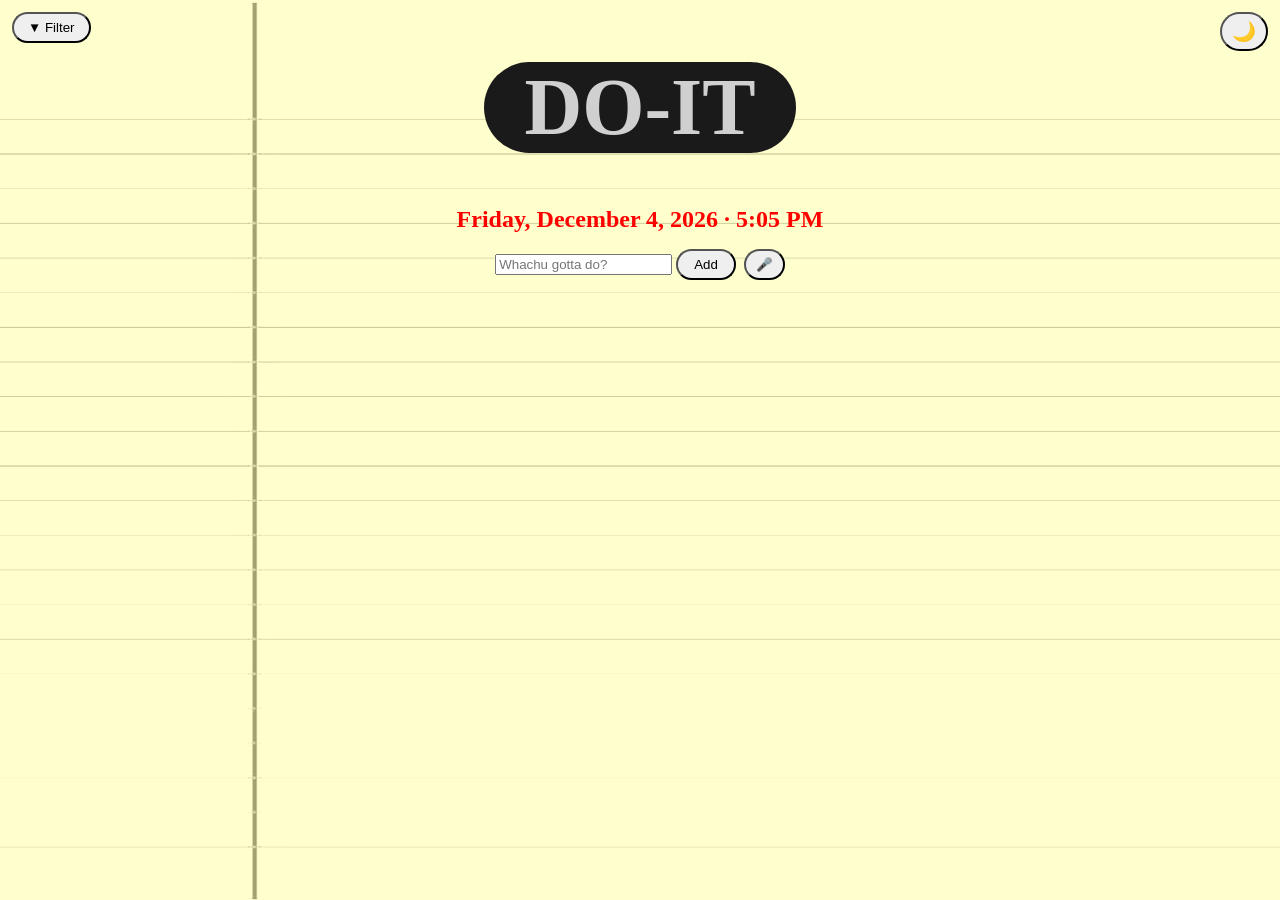
<file: index.html>
<!DOCTYPE html>
<html>

<head>
    <title>DOM Practice</title>
    <link rel="stylesheet" href="DOITstyle.css">
</head>

<body>
    <div class="filter-wrap">
        <button type="button" id="filterBtn" class="filter-btn" aria-haspopup="true" aria-expanded="false"
            aria-label="Filter tasks" title="Filter tasks">&#9660; Filter</button>
        <div id="filterMenu" class="filter-menu hidden" role="group" aria-label="Filter tasks">
            <label><input type="checkbox" id="showChecked" checked> Show checked</label>
            <label><input type="checkbox" id="showUnchecked" checked> Show unchecked</label>
        </div>
    </div>
    <button type="button" id="themeBtn" class="theme-btn" aria-pressed="false" aria-label="Toggle dark mode"
        title="Toggle dark mode">🌙</button>
    <h1 id="title">DO-IT</h1>
    <p id="clock" class="clock" aria-live="off"></p>
    <!-- add a Task input form -->
    <form id="taskForm">
        <input type="text" id="taskInput" placeholder="Whachu gotta do?">
        <button type="submit" id="addTask">Add</button>
        <button type="button" id="voiceBtn" class="voice-btn" title="Voice command"
            aria-label="Voice command">🎤</button>
    </form>
    <p id="voiceStatus" class="voice-status" aria-live="polite"></p>

    <ul id="list"></ul>
    <p id="filterNote" class="filter-note" aria-live="polite"></p>
    <p id="listError" class="error-text"></p>
    <div id="container"></div>
    <script src="DOITscript.js" defer></script>
</body>

</html>
</file>
<file: DOITstyle.css>
body {
    background-color: hsl(60, 30%, 50%);
    text-align: center;
}

#title {
    font-size: 5rem;
    font-family: "Comic Sans MS", "Comic Sans", cursive;
    display: inline-block;
    padding: 0 40px;
    border-radius: 999px;
}

.highlight {
    background-color: hsl(0, 0%, 10%);
}

.hidden {
    display: none;
}

.card {
    border: 1px solid black;
    padding: 10px;
    margin: 10px;
    border-radius: 5px;
    background-color: rgb(0, 123, 255);
    box-shadow: 2px 2px 5px rgb(45, 45, 45);
    transition: all 0.3s ease;
    cursor: pointer;
}

.card:hover {
    transform: scale(1.05);
    box-shadow: 4px 4px 10px rgba(0, 0, 0, 0.2);
}

.error-text {
    color: rgb(126, 0, 0);
    text-decoration: underline;
}

#list li {
    font-size: 3rem;
    font-family: "Comic Sans MS", "Comic Sans", cursive;
    border: 2px solid white;
    padding: 8px;
    margin-bottom: 6px;
    list-style: none;
}

#list li {
    border: 2px solid hsl(0, 0%, 90%);
    padding: 8px;
    margin-bottom: 6px;
    list-style: none;
    display: flex;
    justify-content: space-between;
    align-items: center;
}

.delete-x {
    background: none;
    border: none;
    color: rgb(126, 0, 0);
    font-weight: bold;
    cursor: pointer;
}

.delete-x:hover {
    color: white;
}

.task-check {
    margin-right: 10px;
}

#list li span {
    flex-grow: 1;
    text-align: left;
}

.done {
    text-decoration: line-through;
    opacity: 0.6;
}

body {
    background-color: hsl(60, 30%, 50%);
    /* fallback while the image loads */
    background-image: url("Ruler_Scrap_Paper_BW.jpg");
    background-size: fill;
    background-repeat: no-repeat;
    background-attachment: fixed;
    text-align: center;
}

#list li {
    border: 2px solid hsl(0, 0%, 30%);
}

#list li {
    cursor: grab;
}

#list li.dragging {
    opacity: 0.4;
}

#list li.drag-over {
    border-color: white;
    border-style: dashed;
}

/* Task descriptions */
#list li {
    flex-wrap: wrap;
}

.task-desc {
    flex-basis: 100%;
    margin-top: 6px;
    padding: 6px;
    font-size: 1rem;
    font-family: inherit;
    resize: vertical;
    box-sizing: border-box;
    cursor: text;
}

/* Voice command */
.voice-btn {
    cursor: pointer;
    margin-left: 4px;
}

.voice-btn.listening {
    background-color: rgb(200, 40, 40);
    animation: pulse 1s infinite;
}

.voice-btn.awake {
    background-color: rgb(40, 160, 70);
}

.voice-status {
    min-height: 1.2em;
    font-style: italic;
}

@keyframes pulse {

    0%,
    100% {
        box-shadow: 0 0 0 0 rgba(200, 40, 40, 0.6);
    }

    50% {
        box-shadow: 0 0 0 8px rgba(200, 40, 40, 0);
    }
}

/* Rounded Add Task and Mic buttons */
#addTask,
.voice-btn {
    border-radius: 999px;
    padding: 6px 16px;
}

.voice-btn {
    padding: 6px 10px;
}

/* Inline task title editing */
#list li span {
    cursor: text;
}

.task-edit {
    flex-grow: 1;
    font-size: inherit;
    font-family: inherit;
    padding: 2px 6px;
    margin-right: 6px;
    min-width: 0;
    box-sizing: border-box;
}

/* Task numbering */
#list {
    counter-reset: task-number;
    padding: 0;
}

#list li {
    counter-increment: task-number;
}

#list li::before {
    content: counter(task-number) ".";
    margin-right: 10px;
    font-family: "Comic Sans MS", "Comic Sans", cursive;
    font-weight: bold;
}

/* Clock */
.clock {
    font-family: "Comic Sans MS", "Comic Sans", cursive;
    color: hsl(0, 100%, 50%);
    font-size: 1.5rem;
    font-weight: bold;
    margin: 0 0 16px;
}

/* Dark mode toggle (top right) */
.theme-btn {
    position: fixed;
    top: 12px;
    right: 12px;
    z-index: 10;
    cursor: pointer;
    border-radius: 999px;
    padding: 6px 10px;
    font-size: 1.2rem;
}

/* Dark mode */
body.dark {
    background-color: hsl(60, 8%, 14%);
    background-blend-mode: multiply;
    /* darkens the background image too */
    color: hsl(0, 0%, 90%);
}

body.dark .highlight {
    background-color: hsl(0, 0%, 22%);
}

body.dark #list li {
    border-color: hsl(0, 0%, 55%);
}

body.dark #list li.drag-over {
    border-color: white;
}

body.dark .error-text {
    color: rgb(255, 120, 120);
}

body.dark .delete-x {
    color: rgb(255, 120, 120);
}

body.dark .delete-x:hover {
    color: white;
}

body.dark .clock {
    color: hsl(0, 100%, 68%);
}

body.dark input[type="text"],
body.dark textarea,
body.dark button {
    background-color: hsl(0, 0%, 20%);
    color: hsl(0, 0%, 92%);
    border: 1px solid hsl(0, 0%, 45%);
}

body.dark .delete-x {
    background: none;
    border: none;
    color: rgb(255, 120, 120);
}

body.dark .voice-btn.listening {
    background-color: rgb(200, 40, 40);
}

body.dark .voice-btn.awake {
    background-color: rgb(40, 160, 70);
}


/* Filter (top left) */
.filter-wrap {
    position: fixed;
    top: 12px;
    left: 12px;
    z-index: 10;
    text-align: left;
}

.filter-btn {
    cursor: pointer;
    border-radius: 999px;
    padding: 6px 14px;
}

.filter-menu {
    margin-top: 6px;
    padding: 8px 12px;
    background-color: hsl(0, 0%, 95%);
    border: 1px solid hsl(0, 0%, 30%);
    border-radius: 8px;
    box-shadow: 2px 2px 5px rgba(0, 0, 0, 0.3);
}

.filter-menu label {
    display: block;
    padding: 4px 0;
    cursor: pointer;
    white-space: nowrap;
}

.filter-note {
    min-height: 1.2em;
    font-style: italic;
}

body.dark .filter-menu {
    background-color: hsl(0, 0%, 20%);
    border-color: hsl(0, 0%, 45%);
    color: hsl(0, 0%, 92%);
}
</file>
